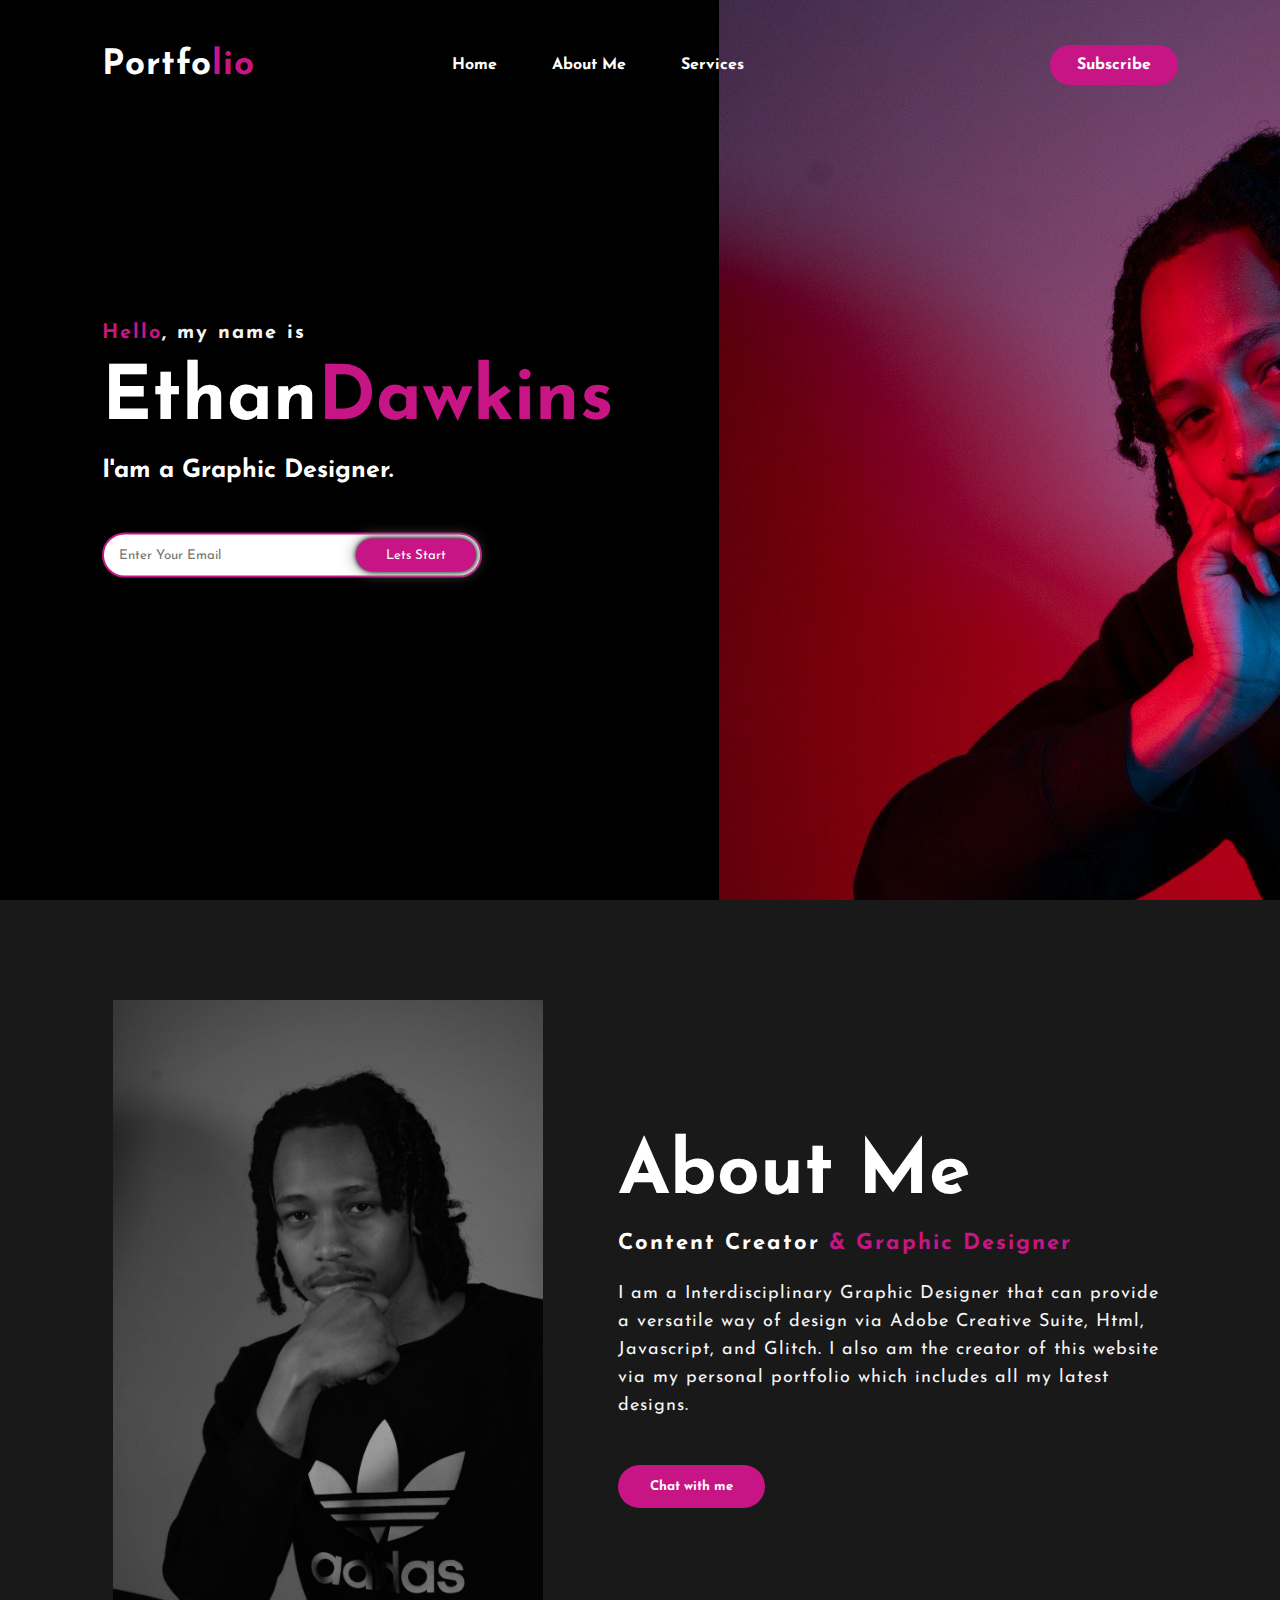
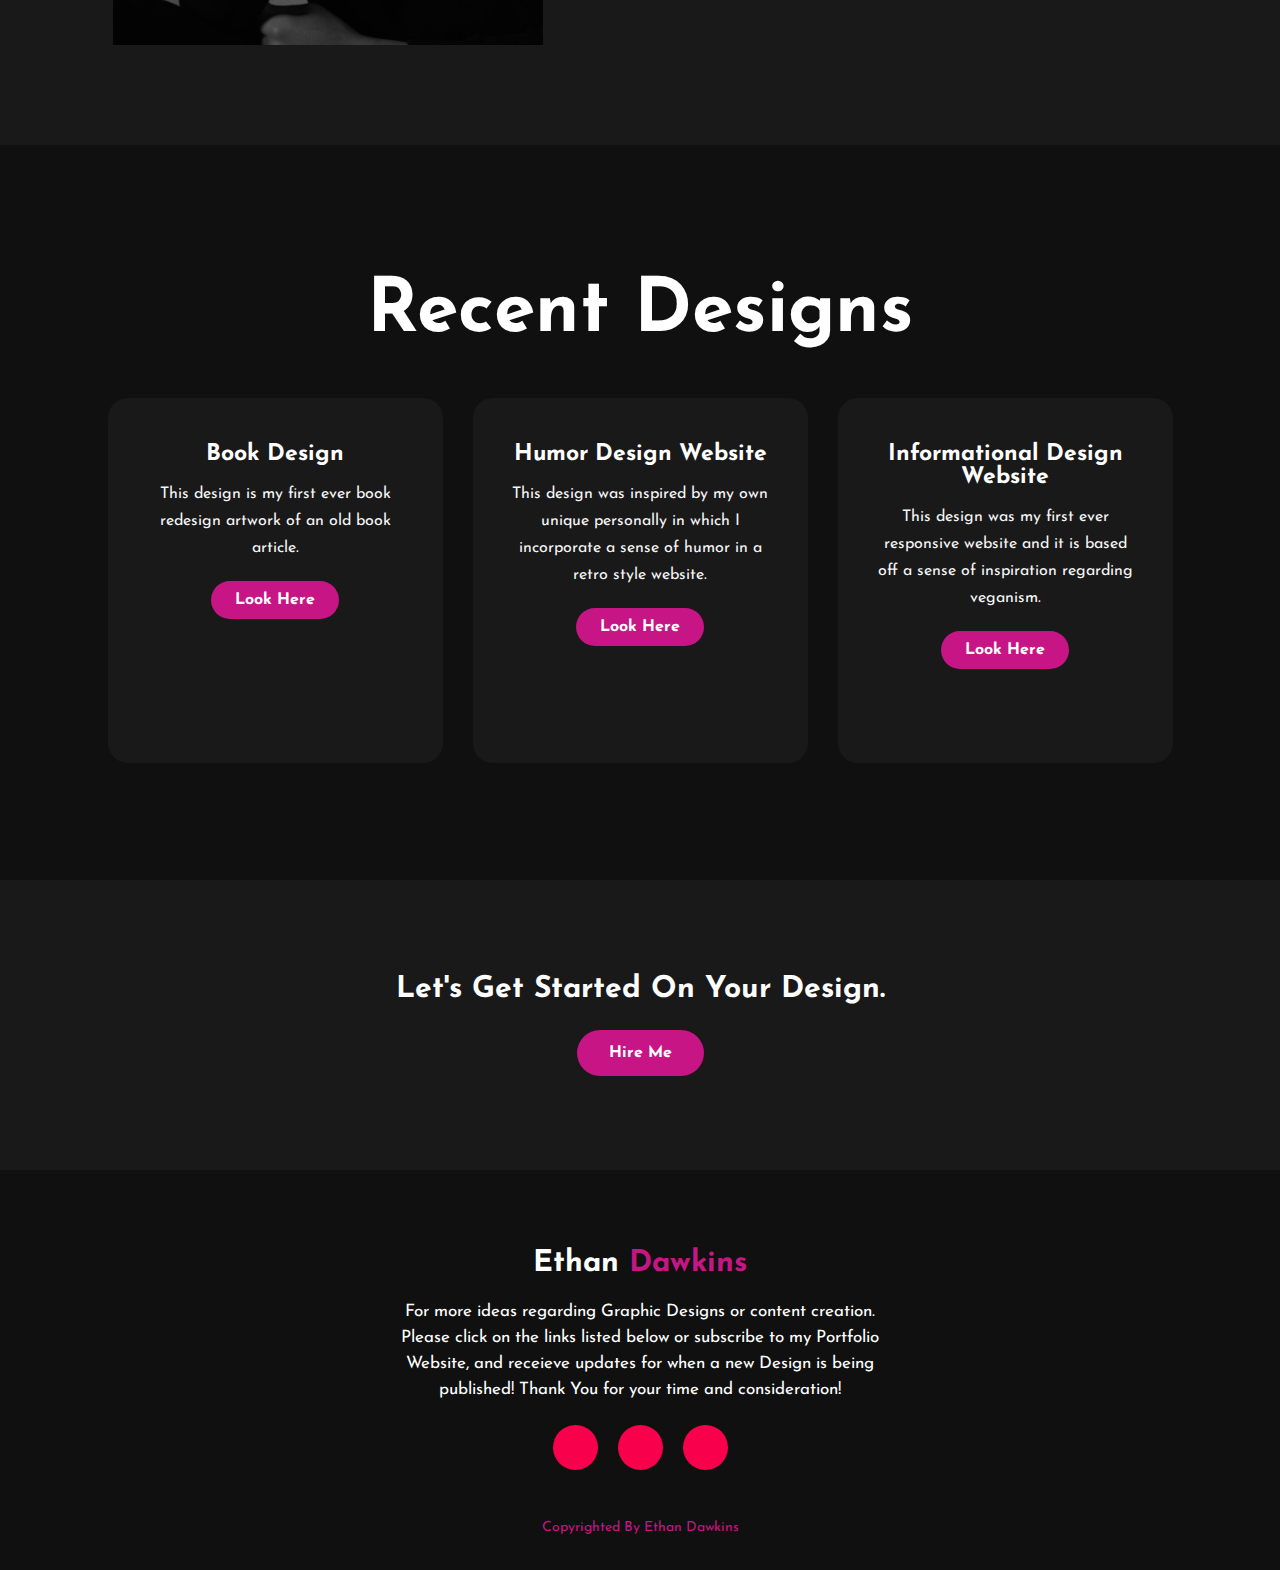
<file: index.html>
<html>

<head>
	<title>Ethan's Personal Portfolio</title>
	<link rel="stylesheet" type="text/css" href="css/style.css">

	<link rel="preconnect" href="https://fonts.gstatic.com">
	<link
		href="https://fonts.googleapis.com/css2?family=Josefin+Sans:ital,wght@0,100;0,200;0,300;0,400;0,500;0,600;0,700;1,100;1,200;1,300;1,400;1,500;1,600;1,700&display=swap"
		rel="stylesheet">

	<link rel="stylesheet" href="https://cdnjs.cloudflare.com/ajax/libs/font-awesome/5.15.3/css/all.min.css"
		integrity="sha512-iBBXm8fW90+nuLcSKlbmrPcLa0OT92xO1BIsZ+ywDWZCvqsWgccV3gFoRBv0z+8dLJgyAHIhR35VZc2oM/gI1w=="
		crossorigin="anonymous" referrerpolicy="no-referrer" />

</head>

<body>

	<div class="hero">
		<nav>
			<h2 class="logo">Portfo<span>lio</span></h2>
			<ul>
				<li><a href="#home">Home</a></li>
				<li><a href="#about me">About Me</a></li>
				<li><a href="#service">Services</a></li>
				<li><a href="#"></a></li>
				<li><a href="#"></a></li>
			</ul>
			<a href="#" class="btn">Subscribe</a>
		</nav>

		<div class="content">
			<h4> <span>Hello</span>, my name is</h4>
			<h1>Ethan<span>Dawkins</span></h1>
			<h3>I'am a Graphic Designer.</h3>
			<div class="newslatter">
				<form>
					<input type="email" name="email" id="mail" placeholder="Enter Your Email">
					<input type="submit" name="submit" value="Lets Start">
				</form>
			</div>
		</div>
	</div>
	<section class="about" id="about me">
		<div class="main">
			<img src="img/My%20face%20I%20guess.JPG">
			<div class="about-text">
				<h2>About Me</h2>
				<h5>Content Creator<span> & Graphic Designer</span></h5>
				<p>I am a Interdisciplinary Graphic Designer that can provide a versatile way of design via Adobe
					Creative Suite, Html, Javascript, and Glitch. I also am the creator of this website via my personal
					portfolio which includes all my latest designs.</p>
				<button type="button">Chat with me</button>
			</div>
		</div>
	</section>
	<div class="service" id="service">
		<div class="title">
			<h2>Recent Designs</h2>
		</div>

		<div class="box">
			<div class="card">
				<i class="fas fa-bars"></i>
				<h5>Book Design</h5>
				<div class="pra">
					<p>This design is my first ever book redesign artwork of an old book article.</p>

					<p style="text-align: center;">
						<a class="button" href="img/Book%20Design%20FINAL.pdf">Look
							Here</a>
					</p>
				</div>
			</div>

			<div class="card">
				<i class="far fa-user"></i>
				<h5>Humor Design Website</h5>
				<div class="pra">
					<p>This design was inspired by my own unique personally in which I incorporate a sense of humor in a
						retro style website.</p>

					<p style="text-align: center;">
						<a class="button" href="https://kvngmahlik.github.io/Project-1-Copy/">Look Here</a>
					</p>
				</div>
			</div>

			<div class="card">
				<i class="far fa-bell"></i>
				<h5>Informational Design Website</h5>
				<div class="pra">
					<p>This design was my first ever responsive website and it is based off a sense of inspiration regarding veganism.</p>

					<p style="text-align: center;">
						<a class="button" href="https://kvngmahlik.github.io/Project-2/">Look Here</a>
					</p>
				</div>
			</div>
		</div>
	</div>
	<div class="contact-me">
		<p>Let's Get Started On Your Design.</p>
		<a class="button-two" href="#">Hire Me</a>
	</div>
	<footer>
		<p>Ethan <span>Dawkins</span></p>
		<p>For more ideas regarding Graphic Designs or content creation. Please click on the links listed below or
			subscribe to my Portfolio Website, and receieve updates for when a new Design is being published! Thank You
			for your time and consideration!</p>
		<div class="social">
			<a href="https://www.facebook.com/mahlik.dawkins"><i class="fab fa-facebook-f"></i></a>
			<a href="https://www.instagram.com/kvngmahlik/"><i class="fab fa-instagram"></i></a>
			<a href="https://twitter.com/SplashPrime"><i class="fab fa-dribbble"></i></a>
		</div>
		<p class="end">Copyrighted By Ethan Dawkins </p>
	</footer>
</body>

</html>
</file>
<file: css/style.css>
*{
	padding: 0;
	margin: 0;
	font-family: 'Josefin Sans', sans-serif;
	box-sizing: border-box;
}
.hero{
	height: 100vh;
	width: auto;
	max-width: 2500px;
	background-image: url(../img/background.jpg.png);
	background-size: auto;
	background-position: right, no-repeat;
}
nav{
	display: flex;
	align-items: center;
	justify-content: space-between;
	padding-top: 45px;
	padding-left: 8%;
	padding-right: 8%;
}
.logo{
	color: white;
	font-size: 35px;
	letter-spacing: 1px;
	cursor: pointer;
}
span{
	color: mediumvioletred;
}
nav ul li{
	list-style-type: none;
	display: inline-block;
	padding: 10px  25px;
}
nav ul li a{
	color: white;
	text-decoration: none;
	font-weight: bold;
	text-transform: capitalize;
}
nav ul li a:hover{
	color:mediumvioletred;
	transition: .4s;
}
.btn{
	background-color:mediumvioletred;
	color: white;
	text-decoration: none;
	border: 2px solid transparent;
	font-weight: bold;
	padding: 10px 25px;
	border-radius: 30px;
	transition: transform .4s; 
}
.btn:hover{
	transform: scale(1.2);
}
.content{
	position: absolute;
	top: 50%;
	left:8%;
	transform: translateY(-50%);
}


h1{
	color: white;
	margin: 20px 0px 20px;
	font-size: 75px;
}
h3{
	color: white;
	font-size: 25px;
	margin-bottom: 50px;
}
h4{
	color: whitesmoke;
	letter-spacing: 2px;
	font-size: 20px;
}
.newslatter form{
	width: 380px;
	max-width: 100%;
	position: relative;
}
.newslatter form input:first-child{
	display: inline-block;
	width: 100%;
	padding: 14px 130px 14px 15px;
	border: 2px solid mediumvioletred;
	outline: none;
	border-radius: 30px;
}
.newslatter form input:last-child{
	position: absolute;
	display: inline-block;
	outline: none;
	border: none;
	padding: 10px 30px;
	border-radius: 30px;
	background-color:mediumvioletred;
	color: white;
	box-shadow: 0px 0px 5px #000, 0px 0px 15px #858585;
	top: 6px;
	right: 6px; 
}

.about{
	width: 100%;
	padding: 100px 0px;
	background-color: #191919;
}
.about img{
	height: auto;
	width: 430px;
}
.about-text{
	width: 550px;
}
.main{
	width: 1130px;
	max-width: 95%;
	margin: 0 auto;
	display: flex;
	align-items: center;
	justify-content: space-around;
}
.about-text h2{
	color: white;
	font-size: 75px;
	text-transform: capitalize;
	margin-bottom: 20px;
}
.about-text h5{
	color: white;
	letter-spacing: 2px;
	font-size: 22px;
	margin-bottom: 25px;
	text-transform: capitalize;
}
.about-text p{
	color: whitesmoke;
	letter-spacing: 1px;
	line-height: 28px;
	font-size: 18px;
	margin-bottom: 45px;
}
button{
	background-color:mediumvioletred;
	color: white;
	text-decoration: none;
	border: 2px solid transparent;
	font-weight: bold;
	padding: 13px 30px;
	border-radius: 30px;
	transition: .4s; 
}
button:hover{
	background-color: transparent;
	border: 2px solid mediumvioletred;
	cursor: pointer;
}

.service{
	background: #101010;
	width: 100%;
	padding: 100px 0px;
}
.title h2{
	color: white;
	font-size: 75px;
	width: 1130px;
	margin: 30px auto;
	text-align: center;
}
.box{
	display: flex;
	justify-content: center;
	align-items: center;
	min-height: 400px;
}
.card{
	height: 365px;
	width: 335px;
	padding: 20px 35px;
	background: #191919;
	border-radius: 20px;
	margin: 15px;
	position: relative;
	overflow: hidden;
	text-align: center;
}
.card i{
	font-size: 50px;
	display: block;
	text-align: center;
	margin: 25px 0px;
	color: mediumvioletred;

}
h5{
	color: white;
	font-size: 23px;
	margin-bottom: 15px;
}
.pra p{
	color: whitesmoke;
	font-size: 16px;
	line-height: 27px;
	margin-bottom: 25px;
}
.card .button{
	background-color:mediumvioletred;
	color: white;
	text-decoration: none;
	border: 2px solid transparent;
	font-weight: bold;
	padding: 9px 22px;
	border-radius: 30px;
	transition: .4s; 
}
.card .button:hover{
	background-color: transparent;
	border: 2px solid mediumvioletred;
	cursor: pointer;
}
.contact-me{
	width: 100%;
	height: 290px;
	background: #191919;
	display: flex;
	align-items: center;
	flex-direction: column;
	justify-content: center;
}
.contact-me p{
	color: white;
	font-size: 30px;
	font-weight: bold;
	margin-bottom: 25px;
}
.contact-me .button-two{
	background-color:mediumvioletred;
	color: white;
	text-decoration: none;
	border: 2px solid transparent;
	font-weight: bold;
	padding: 13px 30px;
	border-radius: 30px;
	transition: .4s; 
}
.contact-me .button-two:hover{
	background-color: transparent;
	border: 2px solid mediumvioletred;
	cursor: pointer;
}
footer{
	position: relative;
	width: 100%;
	height: 400px;
	background: #101010;
	display: flex;
	flex-direction: column;
	align-items: center;
	justify-content: center;
}
footer p:nth-child(1){
	font-size: 30px;
	color: white;
	margin-bottom: 20px;
	font-weight: bold;
}
footer p:nth-child(2){
	color: white;
	font-size: 17px;
	width: 500px;
	text-align: center;
	line-height: 26px;
}
.social{
	display: flex;
}
.social a{
	width: 45px;
	height: 45px;
	display: flex;
	align-items: center;
	justify-content: center;
	background:  #f9004d;
	border-radius: 50%;
	margin: 22px 10px;
	color: white;
	text-decoration: none;
	font-size: 20px;
}
.social a:hover{
	transform: scale(1.3);
	transition: .3s;
}
.end{
	position: absolute;
	color:mediumvioletred;
	bottom: 35px;
	font-size: 14px; 
}
</file>
